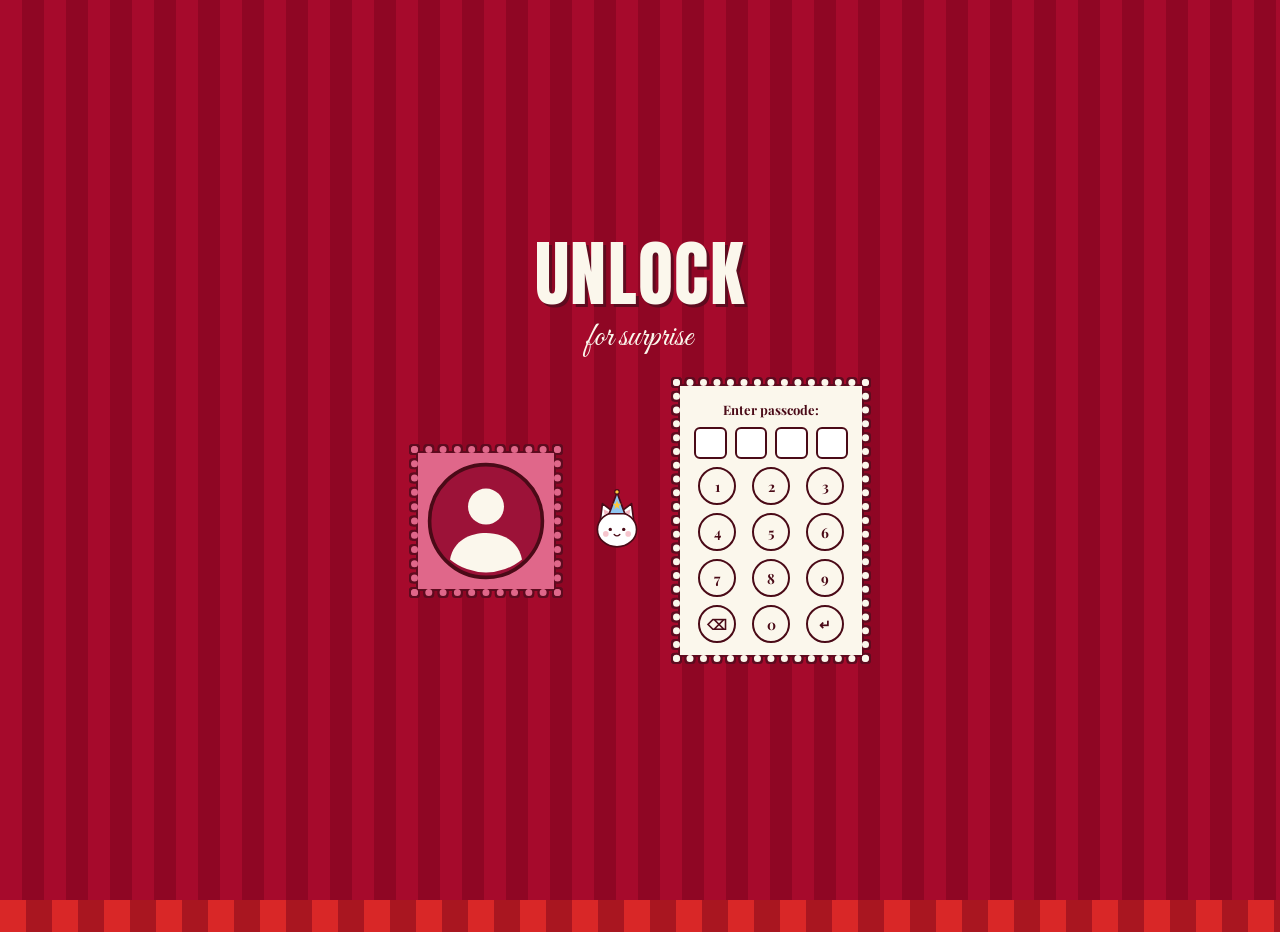
<file: bday html.html>
<!DOCTYPE html><html lang="en"><head><meta charset="utf-8">
<meta name="viewport" content="width=device-width, initial-scale=1, viewport-fit=cover">
<title>Birthday Parts 2 and 3 preview</title>
<link href="https://fonts.googleapis.com/css2?family=Abril+Fatface&family=Anton&family=Great+Vibes&family=Caveat:wght@600&family=Pinyon+Script&family=Playfair+Display:wght@400;600&display=swap" rel="stylesheet">
<style>
:root{--red:#D92727;--cherry:#A91620;--bright:#EF3B35;--ivory:#FFFDF5;--cream:#F7EDE2;--blush:#F4B7C1;box-sizing:border-box;padding-top:env(safe-area-inset-top,0px);padding-bottom:env(safe-area-inset-bottom,0px)}
html,body{margin:0;height:100%}
body{background:repeating-linear-gradient(90deg,var(--red) 0 26px,var(--cherry) 26px 52px);font-family:'Playfair Display',Georgia,serif;overflow-x:hidden;display:flex;align-items:center;justify-content:center;padding:16px}
.frame{position:relative;width:100%;max-width:560px;border:10px dotted #fff;border-radius:32px;padding:8px;background:#fff;box-shadow:0 18px 40px rgba(60,0,5,.45)}
.card{min-height:70vh;min-height:70dvh;background:var(--ivory);border-radius:24px;display:flex;flex-direction:column;align-items:center;justify-content:center;gap:18px;padding:28px 16px;text-align:center;overflow:hidden;position:relative}
h1{font:400 clamp(32px,9vw,48px)/1.1 'Abril Fatface',Georgia,serif;color:var(--red);text-shadow:2px 2px 0 var(--blush);margin:0}
.sub{font-weight:600;color:var(--cherry);font-size:18px}
button.pill{font:700 18px 'Playfair Display',serif;color:#fff;background:var(--cherry);border:0;border-radius:99px;padding:12px 32px;box-shadow:0 5px 0 #6d0d14;cursor:pointer;transition:transform .15s}
button.pill:hover{transform:scale(1.05)}button.pill:active{transform:scale(.95)}
button:focus-visible{outline:4px solid var(--blush);outline-offset:3px}
button.pill:disabled{opacity:.6;pointer-events:none}
.row{display:flex;gap:16px;flex-wrap:wrap;justify-content:center;align-items:center}
.gifts{display:flex;flex-direction:column;gap:24px;align-items:center}
@media(min-width:640px){.gifts{flex-direction:row;gap:32px}}
.gift{background:none;border:0;cursor:pointer;padding:6px;border-radius:12px;animation:fl 3.4s ease-in-out infinite;transition:transform .2s}
.gift:hover{transform:translateY(-8px) rotate(-3deg)}.gift:active{transform:scale(.94)}
@keyframes fl{50%{translate:0 -8px}}
.gift svg{width:120px;display:block}
.bit{position:fixed;color:#fff;font-size:24px;pointer-events:none;animation:fl 4s ease-in-out infinite;opacity:.9}
.pop{animation:pop .45s cubic-bezier(.3,1.6,.5,1)}@keyframes pop{from{transform:scale(.7) rotate(-6deg);opacity:0}}
.flame{transform-origin:120px 48px;animation:fk 1.2s infinite}@keyframes fk{50%{transform:scale(1.1)}}
.out{animation:out .35s forwards}@keyframes out{to{transform:scale(0);opacity:0}}
.smoke{animation:sm 1.4s forwards;opacity:0}@keyframes sm{0%{opacity:.7;transform:translateY(0)}100%{opacity:0;transform:translateY(-28px)}}
.conf{position:absolute;width:10px;height:10px;border-radius:50%;border:1px solid var(--cherry);left:50%;top:30%;animation:cf 1.1s ease-out forwards}
@keyframes cf{to{transform:translate(var(--x),var(--y));opacity:0}}
.stage{perspective:900px;height:300px;display:flex;align-items:flex-end;justify-content:center}
.env{position:relative;width:150px;height:100px;transform-style:preserve-3d;filter:drop-shadow(0 8px 8px rgba(60,0,5,.35))}
.env svg{position:absolute;inset:0;width:100%;height:100%}
.env .ltr{position:absolute;left:8%;right:8%;top:8%;height:90%;background:var(--ivory);box-shadow:0 2px 6px rgba(0,0,0,.25);z-index:10}
.env .fr{position:absolute;inset:0;z-index:20}
.env .flap{position:absolute;inset:0;z-index:30;transform-origin:top}
.letter{position:relative;z-index:2;width:100%;max-width:400px;padding:40px 24px;border:1px solid var(--cream);border-radius:6px;box-shadow:0 12px 28px rgba(60,0,5,.35);background:var(--ivory) repeating-linear-gradient(0deg,rgba(247,237,226,.55) 0 1px,transparent 1px 28px);animation:up .7s both}
@keyframes up{from{transform:translateY(40px) scale(.92);opacity:.6}}
.letter h2{font:600 52px 'Caveat',cursive;color:var(--cherry);margin:0 0 12px}.letter p{font-size:18px;line-height:1.8;color:#3a1a1c;margin:0}
.back{position:absolute;left:24px;right:24px;bottom:-16px;height:160px}
.back svg{position:absolute;inset:0;width:100%;height:100%}
.env2{position:relative;width:min(88vw,380px);aspect-ratio:300/230;margin-top:200px}
.env2 svg{position:absolute;inset:0;width:100%;height:100%;overflow:visible}
.env2 .back{z-index:1;filter:drop-shadow(0 10px 12px rgba(60,0,5,.3))}.env2 .front{z-index:3}
.note{position:absolute;z-index:2;left:8%;width:84%;bottom:34%;background:#fff;padding:34px 22px 30px;transform:rotate(-2.5deg);box-shadow:0 6px 16px rgba(60,0,5,.3);animation:rise 1s cubic-bezier(.2,.9,.3,1) both}
@keyframes rise{from{transform:translateY(120px) rotate(0);opacity:.4}}
.note h2{font:400 clamp(38px,11vw,50px)/1 'Pinyon Script',cursive;color:var(--cherry);margin:0 0 14px}
.note p{font-size:16px;line-height:1.75;color:#3a1a1c;margin:0}
.hrt{position:absolute;z-index:4;color:var(--red);animation:fl 3.5s ease-in-out infinite}
.star{position:absolute;color:var(--red);font-size:18px}
@media(prefers-reduced-motion:reduce){*{animation-duration:.01s!important;animation-iteration-count:1!important;transition-duration:.01s!important}}
html.p3{height:auto;overflow-y:auto}body.p3{display:block;height:auto;padding:0;background:#8e1c35;overflow-y:auto}
#ov{position:fixed;inset:0;background:#8e1c35;z-index:50;opacity:0;pointer-events:none}
#fbs{position:relative;height:100vh;height:100dvh;background:#8e1c35}#fbs iframe{position:absolute;inset:0;width:100%;height:100%;border:0}
#down{position:absolute;top:12px;right:16px;z-index:5;border:0;background:#fff;color:#A91620;width:48px;height:48px;border-radius:50%;font-size:22px;cursor:pointer;box-shadow:0 4px 12px rgba(0,0,0,.3);animation:bnc 1.6s infinite}
@keyframes bnc{50%{transform:translateY(8px)}}
#scrap{background:#8e1c35;overflow-x:hidden;padding-bottom:96px}
.rv{opacity:0;transform:translateY(50px);transition:opacity .8s,transform .8s}.rv.in{opacity:1;transform:none}
.sec{padding:56px 20px;max-width:900px;margin:0 auto;position:relative}
.two{display:grid;gap:32px;align-items:center}
@media(min-width:768px){.two{grid-template-columns:7fr 5fr}.two.rev{grid-template-columns:5fr 7fr}}
.hand{font:600 25px/1.35 'Caveat',cursive;color:#fff;text-shadow:1px 1px 0 rgba(110,8,19,.55)}
.ttl{font:800 22px/1.2 'Poppins',sans-serif;color:#FFFDF5;margin-bottom:8px}
.pe{position:relative;width:min(70vw,290px);margin:0 auto;transform:rotate(-6deg)}
.pe .in2{position:relative;aspect-ratio:300/230;filter:drop-shadow(0 12px 14px rgba(60,0,5,.4))}
.pe svg{position:absolute;inset:0;width:100%;height:100%;overflow:visible}
.pe img{position:absolute;left:12%;top:6%;width:76%;height:74%;object-fit:cover;border:4px solid #fff;transform:rotate(3deg)}
.tp{position:absolute;width:76px;height:24px;background:rgba(244,183,193,.85);box-shadow:0 1px 3px rgba(0,0,0,.25)}
.pol{position:relative;width:min(66vw,270px);margin:0 auto;background:#fff;padding:12px 12px 40px;transform:rotate(5deg);box-shadow:0 18px 30px rgba(60,0,5,.45)}
.pol img,.fin figure img{display:block;width:100%;aspect-ratio:4/5;object-fit:cover}
.pol figcaption{position:absolute;left:0;right:0;bottom:8px;text-align:center;font:600 24px 'Caveat',cursive;color:#A91620}
.film{position:relative;max-width:1000px;margin:0 auto;padding:0 16px}.film .sc{overflow-x:auto;padding:24px 0}
.strip{position:relative;width:max-content;min-width:100%;background:#120607;padding:26px 12px;transform:rotate(-3deg);display:flex;gap:10px;box-shadow:0 20px 30px rgba(60,0,5,.5)}
.strip:before,.strip:after{content:"";position:absolute;left:12px;right:12px;height:10px;background:repeating-linear-gradient(90deg,#D92727 0 12px,transparent 12px 26px)}.strip:before{top:8px}.strip:after{bottom:8px}
.strip img{width:116px;height:150px;object-fit:cover;flex:none}@media(min-width:640px){.strip img{width:150px;height:190px}}
.fin{position:relative;margin:0 16px;max-width:860px;background:#FFFDF5;padding:56px 24px 130px;box-shadow:0 18px 30px rgba(60,0,5,.4)}@media(min-width:900px){.fin{margin:0 auto;padding:56px 48px 110px}}
.fin .e{position:absolute}.fin .t,.fin .b{left:0;right:0;height:10px;background:radial-gradient(circle at 10px 5px,#8e1c35 5px,transparent 5.5px) 0 0/20px 10px repeat-x}.fin .t{top:-5px}.fin .b{bottom:-5px}
.fin .l,.fin .r{top:0;bottom:0;width:10px;background:radial-gradient(circle at 5px 10px,#8e1c35 5px,transparent 5.5px) 0 0/10px 20px repeat-y}.fin .l{left:-5px}.fin .r{right:-5px}
.fin .bd{position:absolute;inset:16px;border:2px solid rgba(217,39,39,.6);pointer-events:none}
.fing{display:grid;gap:24px;align-items:start;position:relative}@media(min-width:768px){.fing{grid-template-columns:3fr 2fr}}
.fin h2{font:400 clamp(44px,12vw,60px)/1 'Pinyon Script',cursive;color:#A91620}
.fin p{font:italic 17px/1.7 'Playfair Display',serif;color:#3a1a1c;margin-top:14px}
.fin figure{width:min(64vw,250px);margin:0 auto;background:#fff;padding:8px;transform:rotate(5deg);box-shadow:0 18px 30px rgba(60,0,5,.45)}@media(min-width:768px){.fin figure{margin-right:-64px;margin-top:24px}}
.fin .sg{font:600 30px 'Caveat',cursive;color:#D92727;margin-top:18px}
.dec{position:absolute}
.cf{position:fixed;top:-20px;width:9px;height:14px;z-index:60;pointer-events:none}
.bk{position:absolute;left:14px;top:14px;z-index:5;border:0;background:#fff;color:#A91620;font:700 14px 'Playfair Display',serif;padding:5px 12px;border-radius:99px;box-shadow:0 2px 6px rgba(0,0,0,.25);cursor:pointer}
.sc2{display:flex;flex-direction:column;align-items:center;gap:8px;width:100%;margin-top:22px}@media(min-width:640px){.sc2{flex-direction:row;justify-content:space-between}}
.note2{font:600 30px/1.15 'Caveat',cursive;color:#A91620;max-width:14rem}
.lbl{display:inline-block;background:#D9577A;color:#fff;border:2px dashed #fff;border-radius:99px;padding:2px 12px;font:600 18px 'Caveat',cursive;box-shadow:0 2px 5px rgba(0,0,0,.25)}
.bq{animation:bqin 1.1s cubic-bezier(.2,.9,.3,1) both}@keyframes bqin{from{transform:translateX(-140px) scale(.55) rotate(-10deg);opacity:0}to{transform:rotate(6deg)}}
.vin{background:#A91620;padding:16px;text-align:center;border-radius:6px;box-shadow:0 10px 20px rgba(60,0,5,.4);width:min(78vw,290px);transform:rotate(-2deg)}
.vin svg{width:128px;animation:spin 4s linear infinite}.vin.paused svg{animation-play-state:paused}@keyframes spin{to{transform:rotate(360deg)}}
.vin p{font:italic 14px 'Playfair Display',serif;color:#F4B7C1;margin:8px 0 0}
.pl{display:flex;align-items:center;gap:10px;background:#6d0d14;color:#fff;border-radius:10px;padding:8px;margin-top:12px;width:min(78vw,290px);transform:rotate(-2deg);text-align:left}
.pl i{width:36px;height:36px;border-radius:4px;background:#D92727;flex:none}.pl span{flex:1;min-width:0;font-size:11px;line-height:1.2}.pl b{display:block;font-size:12px}
.pl button{border:0;border-radius:50%;width:28px;height:28px;background:#fff;color:#A91620;cursor:pointer}
.fcw{perspective:900px;transform:rotate(3deg)}.fcb{position:relative;width:176px;height:208px;border:0;background:none;padding:0;cursor:pointer;transform-style:preserve-3d;transition:transform .7s}.fcb.flip{transform:rotateY(180deg)}
.fcb>span{position:absolute;inset:0;display:flex;flex-direction:column;align-items:center;justify-content:center;backface-visibility:hidden;box-shadow:0 12px 22px rgba(60,0,5,.4)}
.fcb .f{background:#D92727}.fcb .bkf{background:#fff;border:6px solid #A91620;transform:rotateY(180deg);font:700 19px 'Caveat',cursive;color:#A91620}
#p1{position:fixed;inset:0;z-index:40;display:flex;flex-direction:column;align-items:center;justify-content:center;gap:14px;overflow:hidden;font-family:'Playfair Display',serif;color:#4a0a17;transition:opacity .35s;padding:16px}
#p1.stripes{background:repeating-linear-gradient(90deg,#a60a2c 0 22px,#8f0624 22px 44px)}
#p1.dark{background:radial-gradient(circle at 50% 40%,#b0344d,#8e1c35 70%)}
.an{font:400 clamp(44px,9vw,72px)/1 'Anton',Impact,sans-serif;color:#FBF7EC;margin:0;text-shadow:3px 3px 0 #5e0b1f;letter-spacing:.02em;text-align:center}
.gvs{font:400 clamp(24px,5vw,34px) 'Great Vibes',cursive;color:#FBF7EC;margin-top:-8px}
.stamp{background:var(--c);border:7px dotted var(--c);background-clip:padding-box;filter:drop-shadow(2px 0 0 #5e0b1f) drop-shadow(-2px 0 0 #5e0b1f) drop-shadow(0 2px 0 #5e0b1f) drop-shadow(0 -2px 0 #5e0b1f);box-sizing:border-box;position:relative}
.r1{display:flex;align-items:center;justify-content:center;gap:clamp(10px,3vw,28px);flex-wrap:wrap;margin-top:6px}
.kp{padding:12px 14px;text-align:center;width:min(78vw,196px)}.kp b{font-size:13px}
.bx{display:flex;gap:8px;justify-content:center;margin:8px 0}.bx i{width:30px;height:28px;border:2px solid #4a0a17;border-radius:6px;background:#fff;font-style:normal;line-height:26px;font-size:12px}
.kg{display:grid;grid-template-columns:repeat(3,1fr);gap:8px;justify-items:center}
.kg button{width:38px;height:38px;border-radius:50%;border:2px solid #4a0a17;background:#FBF7EC;color:#4a0a17;font:700 14px 'Playfair Display',serif;cursor:pointer}.kg button:active{transform:scale(.92)}
.pl1{font:800 14px 'Playfair Display',serif;color:#4a0a17;background:#FBF7EC;border:2px solid #4a0a17;border-radius:99px;padding:8px 22px;cursor:pointer;box-shadow:0 3px 0 #5e0b1f}
.pl1:focus-visible,.kg button:focus-visible,.nt:focus-visible{outline:3px solid #fff;outline-offset:2px}
.ask{padding:30px 22px 22px;font:800 clamp(20px,5vw,26px)/1.3 'Playfair Display',serif;text-align:center;max-width:300px;margin-top:40px}
.cattop{position:absolute;left:50%;top:-44px;transform:translateX(-50%);z-index:2;width:62px}
.pc{width:min(64vw,290px);aspect-ratio:3/4}
.it{position:absolute;opacity:0;animation:pop1 .5s forwards}@keyframes pop1{from{opacity:0;scale:.4}to{opacity:1;scale:1}}
.nt{position:absolute;right:-24px;top:44%;writing-mode:vertical-rl;font:800 15px 'Playfair Display',serif;color:#4a0a17;background:#FBF7EC;border:2px solid #4a0a17;border-radius:99px;padding:12px 6px;cursor:pointer;z-index:3;animation:pop1 .5s both}
.pt1{position:absolute;top:-30px;border-radius:70% 0 70% 0;background:#ffc9d8;opacity:.85;animation:fall1 linear infinite}@keyframes fall1{to{transform:translate(60px,110vh) rotate(540deg)}}
.hb{font:400 clamp(26px,7vw,34px)/.95 'Anton',Impact,sans-serif;text-align:center;-webkit-text-stroke:1.5px #5e0b1f;paint-order:stroke fill}
#gb{position:fixed;left:12px;top:calc(12px + env(safe-area-inset-top,0px));z-index:100;display:none;border:2px solid #4a0a17;background:#FBF7EC;color:#4a0a17;font:800 14px 'Playfair Display',serif;padding:6px 14px;border-radius:99px;cursor:pointer;box-shadow:0 3px 0 #5e0b1f}
#gb:focus-visible{outline:3px solid #fff;outline-offset:2px}
#gp{position:fixed;inset:0;pointer-events:none;overflow:hidden;z-index:55}.gpt{position:absolute;top:-30px;border-radius:70% 0 70% 0;background:#ffc9d8;opacity:.8;animation:fall1 linear infinite}
</style></head><body>
<div class="frame"><div class="card" id="card"></div></div>
<script>
const CFG={heading:"Happy Birthday",message:"Wishing you a day filled with love, laughter and happiness!"};
const $=s=>document.querySelector(s),card=$('#card');
const reduce=matchMedia('(prefers-reduced-motion: reduce)').matches;
const sleep=ms=>new Promise(r=>setTimeout(r,reduce?10:ms));
['✿','✦','✦','✿','✦','✿'].forEach((g,i)=>{const s=document.createElement('span');s.className='bit';s.textContent=g;s.setAttribute('aria-hidden','true');s.style.left=[6,88,10,92,50,4][i]+'%';s.style.top=[10,8,72,60,3,40][i]+'%';s.style.animationDelay=i*.5+'s';document.body.appendChild(s)});
const cake=lit=>`<svg viewBox="0 0 240 230" width="230" role="img" aria-label="Birthday cake with a candle"><ellipse cx="120" cy="214" rx="100" ry="10" opacity=".12"/><rect x="30" y="140" width="180" height="68" rx="14" fill="#A91620"/><rect x="55" y="92" width="130" height="56" rx="12" fill="#D92727"/><path d="M55 106q16 16 32 0t32 0 32 0 34 0v-14H55zM30 154q15 18 30 0t30 0 30 0 30 0 30 0v-14H30z" fill="#fff"/>${[70,120,170].map(x=>`<circle cx="${x}" cy="86" r="6" fill="#F4B7C1" stroke="#A91620" stroke-width="2"/>`).join('')}<rect x="114" y="52" width="12" height="40" rx="3" fill="#F4B7C1" stroke="#A91620" stroke-width="2"/><path d="M114 62l12 6M114 74l12 6" stroke="#fff" stroke-width="3"/>${lit?'<path id="flame" class="flame" d="M120 18c12 14 10 26 0 30-10-4-12-16 0-30z" fill="#FFB300" stroke="#EF3B35" stroke-width="3"/>':''}<g id="smoke"></g></svg>`;
const envB='<svg viewBox="0 0 220 150"><rect x="4" y="4" width="212" height="142" rx="10" fill="#A91620" stroke="#6d0d14" stroke-width="3"/></svg>';
const envF='<svg viewBox="0 0 220 150"><path d="M4 146L110 70l106 76z" fill="#8f1019"/><path d="M4 146h212v-4L110 74 4 142z" fill="#c21d28"/></svg>';
const envFl='<svg viewBox="0 0 220 150"><path d="M4 8q0-4 6-4h200q6 0 6 4L110 86z" fill="#FFFDF5" stroke="#6d0d14" stroke-width="3" stroke-linejoin="round"/><path d="M110 62c-14-12-26 2-14 14l14 12 14-12c12-12 0-26-14-14z" fill="#D92727" stroke="#6d0d14" stroke-width="2"/></svg>';
const bouquet='<svg viewBox="0 0 160 190">'+[[50,40,-14],[80,25,0],[110,40,14]].map(([x,y,r])=>`<g transform="rotate(${r} ${x} 120)"><path d="M${x} 120V${y+30}" stroke="#3b7d4a" stroke-width="4"/><path d="M${x-18} ${y+30}q-4-34 18-40 22 6 18 40z" fill="#fff" stroke="#A91620" stroke-width="3"/></g>`).join('')+'<path d="M30 100L80 190 130 100z" fill="#A91620" stroke="#6d0d14" stroke-width="3" stroke-linejoin="round"/><path d="M30 100l50 22 50-22" fill="#D92727" stroke="#6d0d14" stroke-width="3"/><path d="M68 128q12 8 24 0l8 22q-20 10-40 0z" fill="#EF3B35"/></svg>';
const box='<svg viewBox="0 0 160 170"><rect x="20" y="70" width="120" height="90" rx="8" fill="#A91620" stroke="#6d0d14" stroke-width="3"/><rect x="12" y="52" width="136" height="30" rx="8" fill="#D92727" stroke="#6d0d14" stroke-width="3"/><rect x="70" y="52" width="20" height="108" fill="#F7EDE2"/><path d="M80 52q-40-44-46-10t46 10zM80 52q40-44 46-10t-46 10z" fill="#FFFDF5" stroke="#6d0d14" stroke-width="3" stroke-linejoin="round"/><circle cx="80" cy="52" r="8" fill="#F7EDE2" stroke="#6d0d14" stroke-width="3"/></svg>';
const face=sad=>`<svg viewBox="0 0 200 200" width="190" role="img" aria-label="${sad?'Crying character':'Cute character holding a gift'}" class="pop"><g fill="#fff" stroke="#A91620" stroke-width="4"><circle cx="55" cy="45" r="22"/><circle cx="145" cy="45" r="22"/><circle cx="100" cy="105" r="70"/></g><g fill="#F4B7C1"><circle cx="55" cy="45" r="10"/><circle cx="145" cy="45" r="10"/><circle cx="68" cy="125" r="11" opacity=".8"/><circle cx="132" cy="125" r="11" opacity=".8"/></g>${sad?'<g stroke="#A91620" stroke-width="4" stroke-linecap="round" fill="none"><path d="M66 92l18 6M134 92l-18 6M70 100q8 8 16 0M114 100q8 8 16 0M84 138q16-16 32 0"/></g><path d="M78 106q-6 12 0 18q6-6 0-18zM122 106q-6 12 0 18q6-6 0-18z" fill="#6ec1ff"><animateTransform attributeName="transform" type="translate" values="0 0;0 24" dur="1.1s" repeatCount="indefinite"/></path>':'<circle cx="76" cy="98" r="7" fill="#A91620"/><circle cx="124" cy="98" r="7" fill="#A91620"/><path d="M84 120q16 18 32 0" fill="#D92727" stroke="#A91620" stroke-width="4"/><rect x="80" y="160" width="40" height="32" rx="4" fill="#D92727" stroke="#A91620" stroke-width="3"/><path d="M100 160v32M80 174h40" stroke="#fff" stroke-width="5"/>'}</svg>`;
const pill=(t,id)=>`<button class="pill" id="${id}">${t}</button>`;
let busy=false;
function go(fn){card.style.transition='opacity .3s';card.style.opacity=0;setTimeout(()=>{fn();card.style.opacity=1;busy=false},reduce?10:300)}
function sCake(){stage='cake';ui();card.innerHTML=`<h1>Happy Birthday</h1><div class="sub">MAKE A WISH!!!</div><div id="cw" style="position:relative">${cake(true)}</div>${pill('BLOW THE CANDLE','blow')}`;
 $('#blow').onclick=async e=>{if(busy)return;busy=true;e.target.remove();const f=$('#flame');f.classList.remove('flame');f.classList.add('out');
  $('#smoke').innerHTML=[0,1,2].map(i=>`<path class="smoke" style="animation-delay:${i*.18}s" d="M${116+i*4} 48c-8-8 8-14 0-24" fill="none" stroke="#9a9a9a" stroke-width="3" stroke-linecap="round"/>`).join('');
  if(!reduce)for(let i=0;i<14;i++){const c=document.createElement('i');c.className='conf';c.style.background=['#D92727','#F4B7C1','#fff','#EF3B35'][i%4];c.style.setProperty('--x',Math.cos(i*.45)*110+'px');c.style.setProperty('--y',Math.sin(i*.9)*90-30+'px');$('#cw').appendChild(c)}
  await sleep(1800);card.insertAdjacentHTML('beforeend',pill('NEXT','next'));$('#next').onclick=()=>{if(busy)return;busy=true;go(sAccept)};busy=false}}
function sAccept(sad=false){stage='accept';ui();card.innerHTML=`<h1>${sad?'WHY DID YOU CLICK NO!':'PLEASE ACCEPT THE GIFT'}</h1>${face(sad)}${sad?pill('TRY AGAIN','again'):'<div class="row">'+pill('YES','yes')+pill('NO','no')+'</div>'}`;
 if(sad)$('#again').onclick=()=>sAccept(false);else{$('#yes').onclick=()=>{if(busy)return;busy=true;go(sChoose)};$('#no').onclick=()=>sAccept(true)}}
function sChoose(){stage='choose';ui();card.innerHTML=`<h1>Choose Your Gifts</h1><div class="gifts"><button class="gift" id="g-env" aria-label="Open the envelope"><div class="env" style="width:150px;height:100px;filter:none">${envB}<div class="fr">${envF}</div><div class="flap">${envFl}</div></div></button><button class="gift" id="g-flw" aria-label="Flower bouquet">${bouquet}</button><button class="gift" id="g-box" aria-label="Gift box">${box}</button></div>`;
 $('#g-env').onclick=()=>{if(busy)return;busy=true;go(sEnv)};$('#g-flw').onclick=()=>{if(busy)return;busy=true;go(sBouquet)};$('#g-box').onclick=()=>{if(busy)return;busy=true;go(sBox)}}
async function sEnv(){const tk=++envTok;stage='env';ui();card.innerHTML=`<div class="stage"><div class="env" id="env">${envB}<div class="ltr" id="ltr"></div><div class="fr">${envF}</div><div class="flap" id="flap">${envFl}</div></div></div>`;
 const o={fill:'forwards',easing:'ease-in-out'},d=reduce?10:1;
 await $('#env').animate([{transform:'none'},{transform:'translateY(40px) scale(1.7)'}],{...o,duration:900*d}).finished;if(tk!==envTok)return;
 await $('#flap').animate([{transform:'rotateX(0)'},{transform:'rotateX(180deg)'}],{...o,duration:800*d}).finished;if(tk!==envTok)return;
 $('#flap').style.zIndex=1;
 await $('#ltr').animate([{transform:'none'},{transform:'translateY(-150px) scale(1.08)'}],{...o,duration:900*d}).finished;if(tk!==envTok)return;
 await sleep(350);if(tk!==envTok)return;go(sLetter)}
function sLetter(){stage='letter';ui();const H='<path d="M150 190c-20-16-34 0-18 16l18 14 18-14c16-16 2-32-18-16z" fill="#D92727"/>';
card.innerHTML=`<div class="env2"><svg class="back" viewBox="0 0 300 230"><path d="M12 104L150 8l138 96z" fill="#E6D4BD"/><rect x="12" y="100" width="276" height="124" rx="8" fill="#F1E3D0"/></svg>
<article class="note"><h2>${CFG.heading}</h2><p>${CFG.message}</p></article>
<svg class="front" viewBox="0 0 300 230"><path d="M12 100L150 172 12 224z" fill="#FBF3E6" stroke="#E0CDB4"/><path d="M288 100L150 172 288 224z" fill="#FBF3E6" stroke="#E0CDB4"/><path d="M12 224L150 150l138 74z" fill="#FFFDF5" stroke="#E0CDB4"/><path d="M150 176c-12-10-22 0-12 11l12 9 12-9c10-11 0-21-12-11z" fill="#D92727"/></svg>
<span class="hrt" style="left:6%;bottom:6%;font-size:18px">♥</span><span class="hrt" style="right:8%;bottom:14%;font-size:13px;animation-delay:.8s">♥</span><span class="hrt" style="right:20%;bottom:3%;font-size:10px;animation-delay:1.4s">♥</span></div>`;setTimeout(()=>{if(!$('#book')){card.insertAdjacentHTML('beforeend',pill('OPEN THE BOOK','book'));$('#book').onclick=toP3}},reduce?10:1800)}
const FB="[base64]/[base64]/[base64]/[base64]/[base64]/Mip1KnU6MS1NYXRoLnBvdygtMip1KzIsMikvMjsKICAgIHZhciB4PXQuZnJvbVswXSsodC50b1swXS10LmZyb21bMF0pKmUseT10LmZyb21bMV0rKHQudG9bMV0tdC5mcm9tWzFdKSplOwogICAgaWYodC5jb21wbGV0ZSl5Kz0odC5jeT09PTA/[base64]/[base64]";
const CAN='#8e1c35';
const ph=(l,bg,fg='#A91620')=>'data:image/svg+xml;utf8,'+encodeURIComponent(`<svg xmlns='http://www.w3.org/2000/svg' viewBox='0 0 400 500'><rect width='400' height='500' fill='${bg}'/><circle cx='200' cy='190' r='70' fill='${fg}' opacity='.35'/><rect x='110' y='280' width='180' height='140' rx='70' fill='${fg}' opacity='.35'/><text x='200' y='470' font-size='28' text-anchor='middle' fill='${fg}' font-family='Georgia'>${l}</text></svg>`);
const GS=(s,st='')=>`<svg class="dec" viewBox="0 0 100 100" style="width:${s}px;${st}"><polygon points="50,4 62,36 96,38 70,59 79,92 50,73 21,92 30,59 4,38 38,36" fill="#F2C230" stroke="#B88A0B" stroke-width="4" stroke-linejoin="round"/></svg>`;
const BOW=(c,s,st)=>`<svg class="dec" viewBox="0 0 100 100" style="width:${s}px;${st}"><g fill="${c=='#fff'?'none':c}" stroke="${c=='#fff'?'#fff':'#6d0d14'}" stroke-width="3.4" stroke-linejoin="round" stroke-linecap="round"><path d="M50 50C30 14 4 22 8 50c3 28 26 30 42 0 16 30 39 28 42 0 4-28-22-36-42 0z"/><circle cx="50" cy="50" r="8"/><path d="M44 58L30 92M56 58L70 92"/></g></svg>`;
const TEDDY=`<svg class="dec" viewBox="0 0 120 130" style="width:104px;left:10px;bottom:-6px"><g fill="#C98A5B" stroke="#7a4a28" stroke-width="3"><circle cx="30" cy="22" r="14"/><circle cx="90" cy="22" r="14"/><circle cx="60" cy="42" r="32"/><ellipse cx="60" cy="96" rx="30" ry="30"/><circle cx="28" cy="90" r="10"/><circle cx="92" cy="90" r="10"/></g><circle cx="30" cy="22" r="7" fill="#F4B7C1"/><circle cx="90" cy="22" r="7" fill="#F4B7C1"/><ellipse cx="60" cy="52" rx="14" ry="11" fill="#F7EDE2" stroke="#7a4a28" stroke-width="2"/><circle cx="48" cy="38" r="3.5" fill="#3a1a1c"/><circle cx="72" cy="38" r="3.5" fill="#3a1a1c"/><ellipse cx="60" cy="48" rx="4" ry="3" fill="#3a1a1c"/><path d="M45 74q15 10 30 0l-6 10h-18z" fill="#D92727" stroke="#6d0d14" stroke-width="2"/></svg>`;
const CASS=`<svg class="dec" viewBox="0 0 140 90" style="width:136px;right:24px;bottom:16px;transform:rotate(-6deg);z-index:2"><rect x="3" y="3" width="134" height="84" rx="8" fill="#FFFDF5" stroke="#A91620" stroke-width="4"/><rect x="14" y="12" width="112" height="40" rx="5" fill="#D92727"/><circle cx="45" cy="32" r="11" fill="#FFFDF5" stroke="#A91620" stroke-width="3"/><circle cx="95" cy="32" r="11" fill="#FFFDF5" stroke="#A91620" stroke-width="3"/><path d="M56 32h28" stroke="#FFFDF5" stroke-width="3"/><path d="M30 87l8-22h64l8 22" fill="#F7EDE2" stroke="#A91620" stroke-width="3"/><circle cx="52" cy="72" r="4" fill="#A91620"/><circle cx="88" cy="72" r="4" fill="#A91620"/></svg>`;
const peB='<svg viewBox="0 0 300 230"><path d="M12 104L150 8l138 96z" fill="#E6D4BD"/><rect x="12" y="100" width="276" height="124" rx="8" fill="#F1E3D0"/></svg>';
const peF='<svg viewBox="0 0 300 230"><path d="M12 100L150 172 12 224z" fill="#FBF3E6" stroke="#E0CDB4"/><path d="M288 100L150 172 288 224z" fill="#FBF3E6" stroke="#E0CDB4"/><path d="M12 224L150 150l138 74z" fill="#FFFDF5" stroke="#E0CDB4"/></svg>';
function toP3(){
  if(busy)return;busy=true;
  const ov=document.createElement('div');ov.id='ov';document.body.appendChild(ov);
  ov.animate([{opacity:0},{opacity:1}],{duration:reduce?10:900,fill:'forwards'}).finished.then(()=>{
    FRAME=document.querySelector('.frame');FRAME.remove();BITS=[...document.querySelectorAll('.bit')];BITS.forEach(b=>b.remove());stage='book';ui();
    document.documentElement.classList.add('p3');document.body.classList.add('p3');
    const s=document.createElement('section');s.id='fbs';s.setAttribute('aria-label','Interactive flipbook');
    s.innerHTML='<iframe title="The Memory Book: flipbook"></iframe>';document.body.appendChild(s);
    const bytes=Uint8Array.from(atob(FB),c=>c.charCodeAt(0));
    s.querySelector('iframe').srcdoc=new TextDecoder().decode(bytes);scrap(true);
    window.addEventListener('message',e=>{
      const d=e.data;if(e.source!==s.querySelector('iframe').contentWindow||!d||d.source!=='birthday-flipbook')return;
      if(d.type==='scroll'){window.scrollBy({top:d.dy});return}
      if(d.type!=='end'||$('#down'))return;
      const b=document.createElement('button');b.id='down';b.textContent='⌄';b.setAttribute('aria-label','Scroll down to continue');
      b.onclick=()=>$('#scrap').scrollIntoView({behavior:reduce?'auto':'smooth'});s.appendChild(b)});
    ov.animate([{opacity:1},{opacity:0}],{duration:reduce?10:900,fill:'forwards'}).finished.then(()=>{ov.remove();busy=false});
  });
}
function scrap(noScroll){
  const m=document.createElement('main');m.id='scrap';
  const hand='It’s kind of funny how a whole year can pass without you even realizing it. There have been so many moments packed into these past months. Write your own words here, in your own voice.';
  m.innerHTML=`
  <section class="sec rv"><div class="two rev"><div class="pe"><div class="in2">${peB}<img src="${ph('our first picture','#F4B7C1')}" alt="Placeholder photo" loading="lazy">${peF}</div><span class="tp" style="top:-8px;left:16px;transform:rotate(-12deg)"></span></div><div><p class="hand">${hand}</p><p class="hand" style="color:#F4B7C1;font-size:21px;margin-top:10px">saved this one for you ♥</p></div></div></section>
  <section class="sec rv"><div class="two"><div><h2 class="ttl">You make ordinary days feel like favourites.</h2><p class="hand">I could keep a little box of everything from this year: blurry pictures, ridiculous conversations, tiny surprises. Replace this with the story behind your photo and why it matters to you.</p></div><figure class="pol"><span class="tp" style="bottom:-8px;left:-24px;transform:rotate(35deg)"></span><span class="tp" style="top:-4px;right:-30px;transform:rotate(40deg)"></span><span style="position:absolute;left:-12px;top:-18px;font-size:32px;color:#D92727">★</span><img src="${ph('that sunny day','#F7EDE2')}" alt="Placeholder polaroid" loading="lazy"><figcaption>us, being us</figcaption></figure></div></section>
  <section class="sec rv"><div class="film">${BOW('#fff',64,'left:0;top:-6px;transform:rotate(-6deg);z-index:2')}${GS(36,'right:4px;top:6px;transform:rotate(12deg);z-index:2')}<div class="sc" tabindex="0" role="region" aria-label="Photo film strip"><div class="strip">${['one|#F4B7C1','two|#F7EDE2','three|#EF3B35','four|#FFFDF5','five|#F4B7C1'].map(x=>{const[a,b]=x.split('|');return `<img src="${ph(a,b,b=='#EF3B35'?'#FFFDF5':'#A91620')}" alt="Placeholder film frame ${a}" loading="lazy">`}).join('')}</div></div></div></section>
  <section class="sec rv" id="finsec"><article class="fin"><i class="e t"></i><i class="e b"></i><i class="e l"></i><i class="e r"></i><div class="bd"></div>${BOW('#D92727',44,'left:20px;top:14px;transform:rotate(-12deg)')}${GS(20,'left:44%;top:20px')}${GS(20,'left:45%;bottom:92px')}<div class="fing"><div><h2>Happy Birthday!</h2><p>Every page of this little book is something I love about you.</p><p>Thank you for being my favourite person. I hope this year gives you everything you give to the people around you.</p><div class="sg">with all my love ♥</div></div><figure><img src="${ph('forever','#F4B7C1')}" alt="Placeholder final photo" loading="lazy"></figure></div>${TEDDY}${CASS}</article></section>`;
  document.body.appendChild(m);
  const io=new IntersectionObserver(es=>es.forEach(e=>{if(e.isIntersecting){e.target.classList.add('in');io.unobserve(e.target);if(e.target.id==='finsec')confetti()}}),{threshold:.25});
  m.querySelectorAll('.rv').forEach(x=>io.observe(x));
  
}
function confetti(){if(reduce)return;const cols=['#D92727','#F4B7C1','#fff','#F2C230'];
  for(let i=0;i<90;i++){const d=document.createElement('i');d.className='cf';d.style.left=Math.random()*100+'vw';d.style.background=cols[i%4];
    d.animate([{transform:'translateY(0) rotate(0)',opacity:1},{transform:`translate(${(Math.random()-.5)*160}px,${innerHeight+40}px) rotate(${Math.random()*720}deg)`,opacity:.8}],{duration:2200+Math.random()*1800,delay:Math.random()*600,fill:'forwards'}).finished.then(()=>d.remove());document.body.appendChild(d)}}

const INK='#2a1214';
const sweet=`<svg viewBox="0 0 120 140" width="140" role="img" aria-label="Doodle character with heart sunglasses"><path d="M42 98q18-8 36 0v26q-18 7-36 0z" fill="#fff" stroke="${INK}" stroke-width="3"/><ellipse cx="60" cy="58" rx="46" ry="40" fill="#fff" stroke="${INK}" stroke-width="3"/><ellipse cx="40" cy="58" rx="17" ry="13" fill="#1b0b0d"/><ellipse cx="80" cy="58" rx="17" ry="13" fill="#1b0b0d"/><path d="M56 56h8" stroke="#1b0b0d" stroke-width="3"/><path transform="translate(40 58) scale(1.1)" d="M0 6C-9-2-7-9 0-5 7-9 9-2 0 6z" fill="#F4B7C1"/><path transform="translate(80 58) scale(1.1)" d="M0 6C-9-2-7-9 0-5 7-9 9-2 0 6z" fill="#F4B7C1"/><circle cx="24" cy="76" r="6" fill="#F4B7C1" opacity=".8"/><circle cx="96" cy="76" r="6" fill="#F4B7C1" opacity=".8"/><path d="M53 80q7 6 14 0" fill="none" stroke="${INK}" stroke-width="3" stroke-linecap="round"/></svg>`;
const hug=`<svg viewBox="0 0 120 140" width="96" role="img" aria-label="Doodle character with open arms">${['M36 92L6 82','M84 92l30-10'].map(d=>`<path d="${d}" stroke="${INK}" stroke-width="13" stroke-linecap="round"/><path d="${d}" stroke="#fff" stroke-width="8" stroke-linecap="round"/>`).join('')}<path d="M30 132c-8-58 0-96 30-96s38 38 30 96z" fill="#fff" stroke="${INK}" stroke-width="3"/><circle cx="50" cy="68" r="3.5" fill="${INK}"/><circle cx="70" cy="68" r="3.5" fill="${INK}"/><path d="M52 80q8 7 16 0" fill="none" stroke="${INK}" stroke-width="3" stroke-linecap="round"/></svg>`;
const back=()=>{$('#bk').onclick=()=>{if(busy)return;busy=true;go(sChoose)}};
function sBouquet(){stage='bouquet';ui();card.innerHTML=`<button class="bk" id="bk">← back</button><div class="sc2"><div style="display:flex;flex-direction:column;align-items:center;gap:8px"><p class="note2">flowers for my sweetheart! <span style="color:#D92727">♥</span></p>${sweet}<div class="row" style="gap:8px"><span class="lbl" style="transform:rotate(-3deg)">my favorite person</span><span class="lbl" style="transform:rotate(2deg)">I’m your #1 fan</span></div></div><div class="bq" style="width:min(60vw,250px)">${bouquet}</div></div>`;back()}
function sBox(){stage='box';ui();card.innerHTML=`<button class="bk" id="bk">← back</button><h1 style="align-self:flex-start;margin-top:30px;padding-left:4px">happy birthday</h1><div class="row" style="gap:24px;width:100%"><div><div class="vin" id="vin"><svg viewBox="0 0 120 120" aria-hidden="true"><circle cx="60" cy="60" r="58" fill="#120607"/><circle cx="60" cy="60" r="48" fill="none" stroke="#3a1a1c"/><circle cx="60" cy="60" r="40" fill="none" stroke="#3a1a1c"/><circle cx="60" cy="60" r="32" fill="none" stroke="#3a1a1c"/><circle cx="60" cy="60" r="20" fill="#F4B7C1"/><path d="M60 72C46 62 48 52 54 52c4 0 6 3 6 5 0-2 2-5 6-5 6 0 8 10-6 20z" fill="#D92727"/></svg><p>and suddenly all the love songs were about you</p></div><div class="pl"><i></i><span><b>Your song title</b>Artist name</span><button id="pp" aria-label="Pause">❚❚</button></div></div><div class="fcw"><button class="fcb" id="fc" aria-label="OPEN"><span class="f"><svg viewBox="0 0 100 90" width="112" aria-hidden="true"><path d="M50 84C8 54 4 24 26 14c14-6 24 6 24 12 0-6 10-18 24-12 22 10 18 40-24 70z" fill="#fff" stroke="#F4B7C1" stroke-width="3" stroke-dasharray="4 3"/><text x="50" y="52" text-anchor="middle" font-size="16" font-weight="800" fill="#D92727" font-family="Poppins,sans-serif">OPEN</text></svg></span><span class="bkf">I LOVE YOU${hug}Sooooo much ♥</span></button></div></div>`;
 back();$('#fc').onclick=e=>e.currentTarget.classList.toggle('flip');
 $('#pp').onclick=e=>{const v=$('#vin');const p=v.classList.toggle('paused');e.currentTarget.textContent=p?'▶':'❚❚';e.currentTarget.setAttribute('aria-label',p?'Play':'Pause')}}

/* ---------- PHASE 1: unlock → surprise? → birthday card (config: P1) ---------- */
const P1={passcode:'1234',photo:null,avatar:null};   // set passcode / photo urls here
const PINK='#E0678A',CREAM='#FBF7EC',DK='#4a0a17';
const p1av=(src)=>src?`<img src="${src}" alt="Photo" style="width:100%;height:100%;object-fit:cover;border-radius:50%;border:3px solid ${DK}">`:`<svg viewBox="0 0 100 100" aria-hidden="true"><circle cx="50" cy="50" r="47" fill="#9c1238" stroke="${DK}" stroke-width="3"/><circle cx="50" cy="38" r="15" fill="${CREAM}"/><path d="M20 82c3-16 17-22 30-22s27 6 30 22a47 47 0 0 1-60 0z" fill="${CREAM}"/></svg>`;
const p1cat=(hat,w)=>`<svg viewBox="0 -16 100 116" width="${w}" role="img" aria-label="Cute cat"><g stroke="${DK}" stroke-width="3" stroke-linejoin="round"><path d="M20 44L24 12 48 30z" fill="#fff"/><path d="M80 44L76 12 52 30z" fill="#fff"/><ellipse cx="50" cy="58" rx="35" ry="31" fill="#fff"/></g><path d="M26 22l2 10 8-5zM74 22l-2 10-8-5z" fill="#F4B7C1"/><circle cx="38" cy="58" r="3" fill="${DK}"/><circle cx="62" cy="58" r="3" fill="${DK}"/><circle cx="30" cy="66" r="5" fill="#F4B7C1" opacity=".8"/><circle cx="70" cy="66" r="5" fill="#F4B7C1" opacity=".8"/><path d="M45 67q5 5 10 0" fill="none" stroke="${DK}" stroke-width="2.5" stroke-linecap="round"/>${hat?`<path d="M36 30L50 -8 64 30z" fill="#8EC5F0" stroke="${DK}" stroke-width="3" stroke-linejoin="round"/><circle cx="50" cy="-9" r="4" fill="#FFC93C" stroke="${DK}" stroke-width="2"/><polygon points="50,6 52,12 58,12 53,16 55,22 50,18 45,22 47,16 42,12 48,12" fill="#FFC93C"/>`:''}</svg>`;
const p1ghost=(m)=>`<svg viewBox="0 0 100 110" width="86" role="img" aria-label="${m=='a'?'Angry':'Sad'} character"><path d="M16 100V50a34 34 0 0 1 68 0v50l-11-9-11 9-12-9-12 9-11-9z" fill="${m=='a'?'#FFA24A':'#fff'}" stroke="${DK}" stroke-width="3.5" stroke-linejoin="round"/>${m=='a'?`<path d="M30 40l16 8M70 40l-16 8" stroke="${DK}" stroke-width="4" stroke-linecap="round"/><circle cx="38" cy="54" r="3.5" fill="${DK}"/><circle cx="62" cy="54" r="3.5" fill="${DK}"/><path d="M38 76q12-12 24 0" fill="none" stroke="${DK}" stroke-width="4" stroke-linecap="round"/>`:`<path d="M30 46l14-5M70 46l-14-5" stroke="${DK}" stroke-width="3.5" stroke-linecap="round"/><circle cx="38" cy="56" r="3.5" fill="${DK}"/><circle cx="62" cy="56" r="3.5" fill="${DK}"/><path d="M42 74q8-6 16 0" fill="none" stroke="${DK}" stroke-width="3.5" stroke-linecap="round"/>`}</svg>`;
const p1=document.createElement('div');p1.id='p1';document.body.appendChild(p1);
let p1clean=()=>{};
const p1set=(cls,html)=>{p1clean();p1clean=()=>{};p1.className=cls;p1.innerHTML=html};
const go1=fn=>{p1.style.opacity=0;setTimeout(()=>{fn();p1.style.opacity=1},reduce?10:350)};
function sUnlock(){stage='unlock';ui();
  p1set('stripes',`<h1 class="an">UNLOCK</h1><div class="gvs">for surprise</div><div class="r1"><div class="stamp" style="--c:${PINK};width:150px;height:150px;padding:8px">${p1av(P1.avatar)}</div>${p1cat(true,56)}<div class="stamp kp" id="kp" style="--c:${CREAM}"><b>Enter passcode:</b><div class="bx" id="bx"><i></i><i></i><i></i><i></i></div><div class="kg">${[1,2,3,4,5,6,7,8,9].map(n=>`<button data-k="${n}" aria-label="${n}">${n}</button>`).join('')}<button data-k="b" aria-label="Backspace">⌫</button><button data-k="0" aria-label="0">0</button><button data-k="e" aria-label="Enter">↵</button></div></div></div>`);
  let code='';const bx=[...p1.querySelectorAll('#bx i')],draw=()=>bx.forEach((b,i)=>b.textContent=i<code.length?'●':'');
  const press=k=>{if(busy)return;
    if(k==='b')code=code.slice(0,-1);
    else if(k==='e'){if(code===P1.passcode){busy=true;go1(sAsk);setTimeout(()=>busy=false,500)}else{if(!reduce)$('#kp').animate([{transform:'translateX(0)'},{transform:'translateX(-10px)'},{transform:'translateX(10px)'},{transform:'translateX(-6px)'},{transform:'translateX(0)'}],{duration:350});code=''}}
    else if(code.length<4)code+=k;draw()};
  p1.querySelectorAll('.kg button').forEach(b=>b.onclick=()=>press(b.dataset.k));
  const kh=e=>{if(/^\d$/.test(e.key))press(e.key);else if(e.key==='Backspace')press('b');else if(e.key==='Enter')press('e')};
  addEventListener('keydown',kh);p1clean=()=>removeEventListener('keydown',kh);
}
function sAsk(){stage='ask';ui();
  p1set('dark',`<div style="position:relative"><div class="cattop">${p1cat(false,62)}</div><div class="stamp ask" style="--c:${CREAM}">I have little surprise for you.<br>Wanna see it?</div></div><div class="r1"><button class="pl1" id="y">YES</button><button class="pl1" id="n">NO</button></div>`);
  $('#y').onclick=()=>{if(busy)return;busy=true;go1(sP1Card);setTimeout(()=>busy=false,500)};
  $('#n').onclick=()=>{if(busy)return;busy=true;go1(sNo);setTimeout(()=>busy=false,500)};
}
function sNo(){stage='no';ui();
  p1set('dark',`<h1 class="an" style="font-size:clamp(32px,7vw,52px)">HOW DARE YOU CLICK NO!</h1><div class="r1" style="gap:24px">${p1ghost('a')}${p1ghost('s')}</div><button class="pl1" id="t">TRY AGAIN</button>`);
  $('#t').onclick=()=>{if(busy)return;busy=true;go1(sAsk);setTimeout(()=>busy=false,500)};
}
function sP1Card(){stage='p1card';ui();
  const L=(w,c)=>[...w].map((ch,i)=>`<span style="color:${c[i%c.length]};display:inline-block;transform:rotate(${i%2?3:-3}deg)">${ch}</span>`).join('');
  const cols=['#E83A5C','#F8A23A','#3FA9F5','#9B5DE5','#2BB673'];
  const bun='<svg viewBox="0 0 200 36" width="100%" aria-hidden="true"><path d="M2 4Q100 14 198 4" fill="none" stroke="#5e0b1f" stroke-width="2"/>'+Array.from({length:10},(_,i)=>`<path d="M${8+i*19} 7l9 24 9-24z" fill="${i%2?'#F178A5':'#D0213F'}" stroke="#5e0b1f" stroke-width="1.4" stroke-linejoin="round"/>`).join('')+'</svg>';
  const bal='<svg viewBox="0 0 60 120" width="100%" aria-hidden="true"><path d="M20 40Q30 90 28 118M38 46Q34 90 28 118M28 56Q24 90 28 118" fill="none" stroke="#5e0b1f" stroke-width="1.5"/><ellipse cx="18" cy="26" rx="13" ry="16" fill="#D0213F" stroke="#5e0b1f" stroke-width="2"/><ellipse cx="42" cy="34" rx="13" ry="16" fill="#8EC5F0" stroke="#5e0b1f" stroke-width="2"/><ellipse cx="22" cy="54" rx="13" ry="16" fill="#FFC93C" stroke="#5e0b1f" stroke-width="2"/></svg>';
  const disco='<svg viewBox="0 0 50 70" width="100%" aria-hidden="true"><path d="M25 0v16" stroke="#5e0b1f" stroke-width="2"/><circle cx="25" cy="40" r="22" fill="#DADDF0" stroke="#5e0b1f" stroke-width="2.5"/><path d="M5 34h40M5 46h40M25 18v44M14 22q10 18 0 36M36 22q-10 18 0 36" fill="none" stroke="#9aa0c0" stroke-width="1.4"/></svg>';
  const hat='<svg viewBox="0 0 50 60" width="100%" aria-hidden="true"><path d="M6 56L28 6l16 50z" fill="#F178A5" stroke="#5e0b1f" stroke-width="2.5" stroke-linejoin="round"/><path d="M12 42l30 4M17 30l22 4" stroke="#fff" stroke-width="4"/><circle cx="28" cy="5" r="4.5" fill="#FFC93C" stroke="#5e0b1f" stroke-width="2"/></svg>';
  const star='<svg viewBox="0 0 100 100" width="100%" aria-hidden="true"><polygon points="50,6 62,36 94,38 69,58 78,90 50,72 22,90 31,58 6,38 38,36" fill="#FFC93C" stroke="#5e0b1f" stroke-width="5" stroke-linejoin="round"/></svg>';
  const it=(st,d,h)=>`<div class="it" style="${st};animation-delay:${d}s">${h}</div>`;
  p1set('stripes',`<div class="stamp pc" id="pc" style="--c:${CREAM}">${it('left:6%;right:6%;top:3%',.2,bun)}
    ${it(`left:22%;top:17%;width:52%;aspect-ratio:1;transform:rotate(-3deg);background:#7c1230;border:3px solid #fff;outline:2px solid #5e0b1f;border-radius:6px;overflow:hidden;padding:6%`,.5,p1av(P1.photo))}
    ${it('left:64%;top:7%;width:16%;transform:rotate(12deg)',.8,hat)}${it('left:2%;top:40%;width:17%',1,bal)}${it('right:5%;top:25%;width:14%',1.2,disco)}
    ${it('left:19%;top:47%;width:8%',1.4,star)}${it('right:9%;top:62%;width:9%',1.5,star)}
    ${it('left:16%;right:16%;top:58%',1.6,`<div class="hb">${L('HAPPY',cols)}<br>${L('BIRTHDAY!',cols)}</div>`)}
    ${it('left:36%;bottom:5%;width:28%',1.9,p1cat(true,'100%'))}</div>`);
  setTimeout(()=>{const pc=$('#pc');if(!pc)return;const b=document.createElement('button');b.className='nt';b.textContent='next';b.setAttribute('aria-label','Next');
    b.onclick=()=>{if(busy)return;busy=true;p1.style.opacity=0;setTimeout(()=>{p1clean();p1.remove();busy=false;sCake()},reduce?10:400)};pc.appendChild(b)},reduce?50:2600);
}

/* ---------- BACK NAVIGATION (every screen) ---------- */
let stage='unlock',envTok=0,FRAME=null,BITS=[];
const PREV={ask:'unlock',no:'ask',p1card:'ask',cake:'p1card',accept:'cake',choose:'accept',bouquet:'choose',box:'choose',env:'choose',letter:'choose',book:'letter'};
const gb=document.createElement('button');gb.id='gb';gb.textContent='← back';gb.setAttribute('aria-label','Go back');document.body.appendChild(gb);
function ui(){gb.style.display=(PREV[stage]&&stage!=='bouquet'&&stage!=='box')?'block':'none'}
function undoBook(){['#fbs','#scrap','#ov','#down'].forEach(q=>{const e=$(q);e&&e.remove()});document.documentElement.classList.remove('p3');document.body.classList.remove('p3');
  if(FRAME)document.body.insertBefore(FRAME,document.body.firstChild);BITS.forEach(b=>document.body.appendChild(b));scrollTo(0,0)}
function goBack(){
  const t=PREV[stage];if(!t||(busy&&stage!=='book'))return;const from=stage;
  if(from==='env')envTok++;
  if(from==='book'){busy=false;undoBook();card.style.opacity=1;sLetter();return}
  if(t==='p1card'){if(!p1.isConnected)document.body.appendChild(p1);p1.style.opacity=1;sP1Card();return}
  if(['unlock','ask'].includes(t)){busy=true;go1(t==='unlock'?sUnlock:sAsk);setTimeout(()=>busy=false,500);return}
  busy=true;go(t==='cake'?sCake:t==='accept'?()=>sAccept(false):sChoose);
}
gb.onclick=goBack;
addEventListener('keydown',e=>{if(e.key==='Escape')goBack()});

/* petals fall over the whole experience */
if(!reduce){const gp=document.createElement('div');gp.id='gp';gp.setAttribute('aria-hidden','true');for(let i=0;i<28;i++){const q=document.createElement('i');q.className='gpt';const z=8+i%4*5;q.style.cssText=`left:${i*37%100}%;width:${z}px;height:${z}px;animation-duration:${9+i%6*2}s;animation-delay:-${i*.9}s`;gp.appendChild(q)}document.body.appendChild(gp)}
sUnlock();
</script></body></html>
</file>
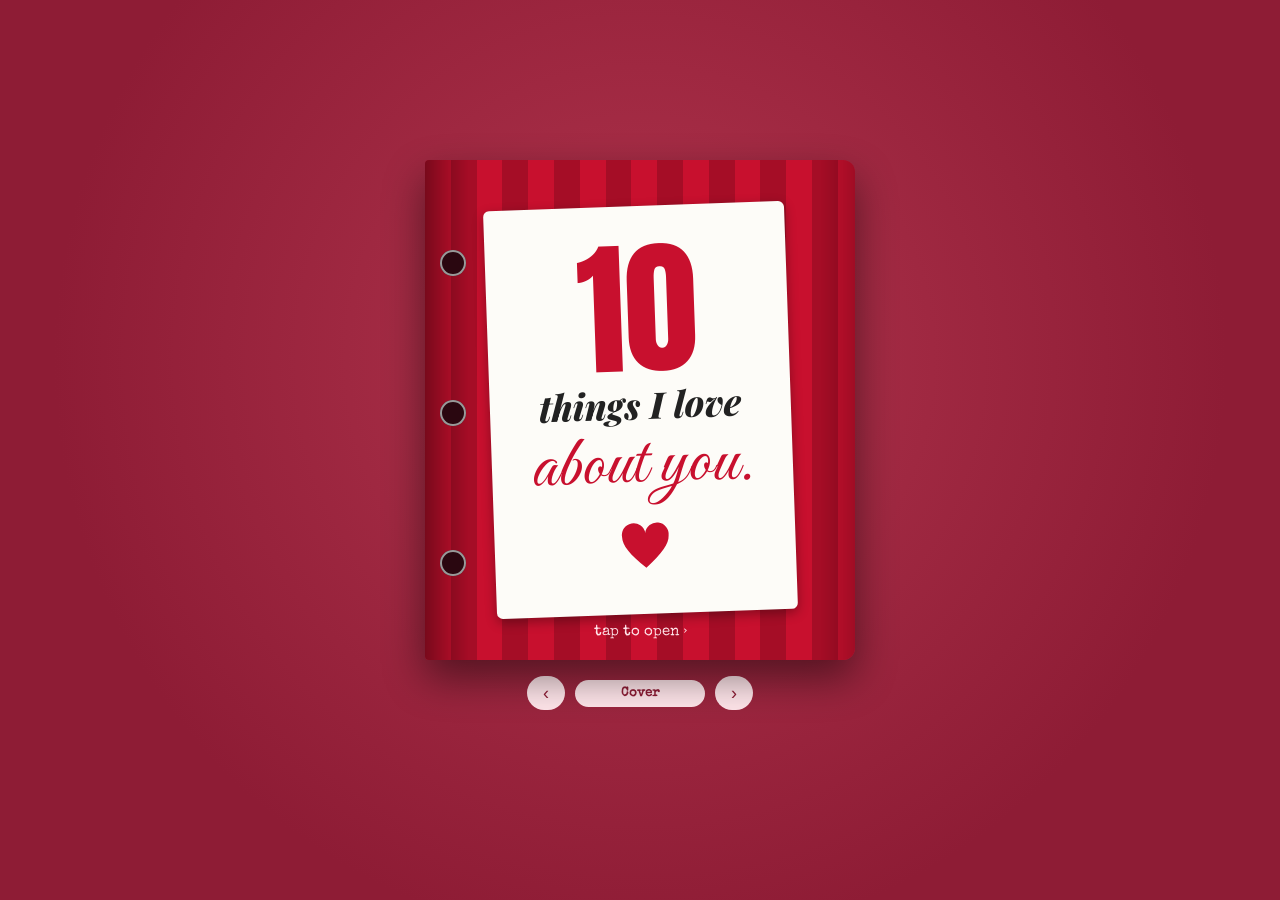
<file: flipbook/flipbook.html>
<!doctype html><html lang="en"><head><meta charset="utf-8"><meta name="viewport" content="width=device-width,initial-scale=1,viewport-fit=cover"><title>Birthday – The Memory Book</title>
<link href="https://fonts.googleapis.com/css2?family=Anton&family=Dancing+Script:wght@500;700&family=Great+Vibes&family=Permanent+Marker&family=Playfair+Display:ital,wght@0,500;0,800;1,500&family=Special+Elite&display=swap" rel="stylesheet">
<link rel="stylesheet" href="flipbook.css"></head><body><div id="petals"></div><div id="stage"><div id="book"></div><div id="bar"><button id="pv" aria-label="Previous page">‹</button><span id="lb"></span><button id="nx" aria-label="Next page">›</button></div></div>
<script src="flipbook.js"></script><script src="flipbook-integration.js"></script>
</body></html>
</file>
<file: flipbook/flipbook.css>
*{box-sizing:border-box}html,body{height:100%;margin:0;overflow:hidden;font-family:'Special Elite',monospace}
body{background:radial-gradient(circle at 50% 40%,#b0344d,#8e1c35 70%);display:grid;place-items:center;padding:env(safe-area-inset-top) 0 env(safe-area-inset-bottom)}
#petals{position:fixed;inset:0;pointer-events:none;overflow:hidden}
.pt{position:absolute;top:-30px;border-radius:70% 0 70% 0;background:#ffc9d8;opacity:.85;animation:fall linear infinite}
@keyframes fall{to{transform:translate(60px,110vh) rotate(540deg)}}
#stage{width:min(94vw,860px);perspective:1800px;margin-top:-30px}
#book{position:relative;aspect-ratio:1.72;container-type:inline-size;border-radius:8px;box-shadow:0 20px 50px #0006}
.half{position:absolute;top:0;bottom:0;width:50%;overflow:hidden;container-type:inline-size}.L{left:0;border-radius:8px 0 0 8px;transform-origin:right}.R{right:0;border-radius:0 8px 8px 0;transform-origin:left}
.half::after{content:"";position:absolute;inset:0;pointer-events:none;background:linear-gradient(90deg,transparent 85%,#0003)}.R::after{background:linear-gradient(270deg,transparent 85%,#0003)}
.fwd .L{animation:tl .6s ease-out}.bwd .R{animation:tr .6s ease-out}
@keyframes tl{from{transform:rotateY(-90deg);filter:brightness(.7)}}@keyframes tr{from{transform:rotateY(90deg);filter:brightness(.7)}}
.a{position:absolute}.im{background:linear-gradient(#a9d8f0 0 58%,#86c443 58% 82%,#5d9e2f 82%);border-radius:3%}
.pol{position:absolute;background:#fff;padding:3cqw 3cqw 3cqw;box-shadow:0 2px 6px #0005}.pol .im{width:100%;height:100%;border-radius:0}
.an{font-family:Anton,Impact,sans-serif;text-transform:uppercase;line-height:.95}.pf{font-family:'Playfair Display',serif}.gv{font-family:'Great Vibes',cursive}.ds{font-family:'Dancing Script',cursive}.pm{font-family:'Permanent Marker',cursive}
#bar{display:flex;gap:10px;align-items:center;justify-content:center;margin-top:16px;position:relative}
#bar button{border:0;background:#ffe5ea;color:#8e1c35;border-radius:999px;width:38px;height:34px;font-size:18px;cursor:pointer}#bar span{background:#ffe5ea;color:#8e1c35;border-radius:999px;padding:7px 18px;font:600 13px 'Special Elite';min-width:130px;text-align:center}
#bar button:focus-visible{outline:3px solid #fff}
@media(prefers-reduced-motion:reduce){*{animation:none!important}}
</file>
